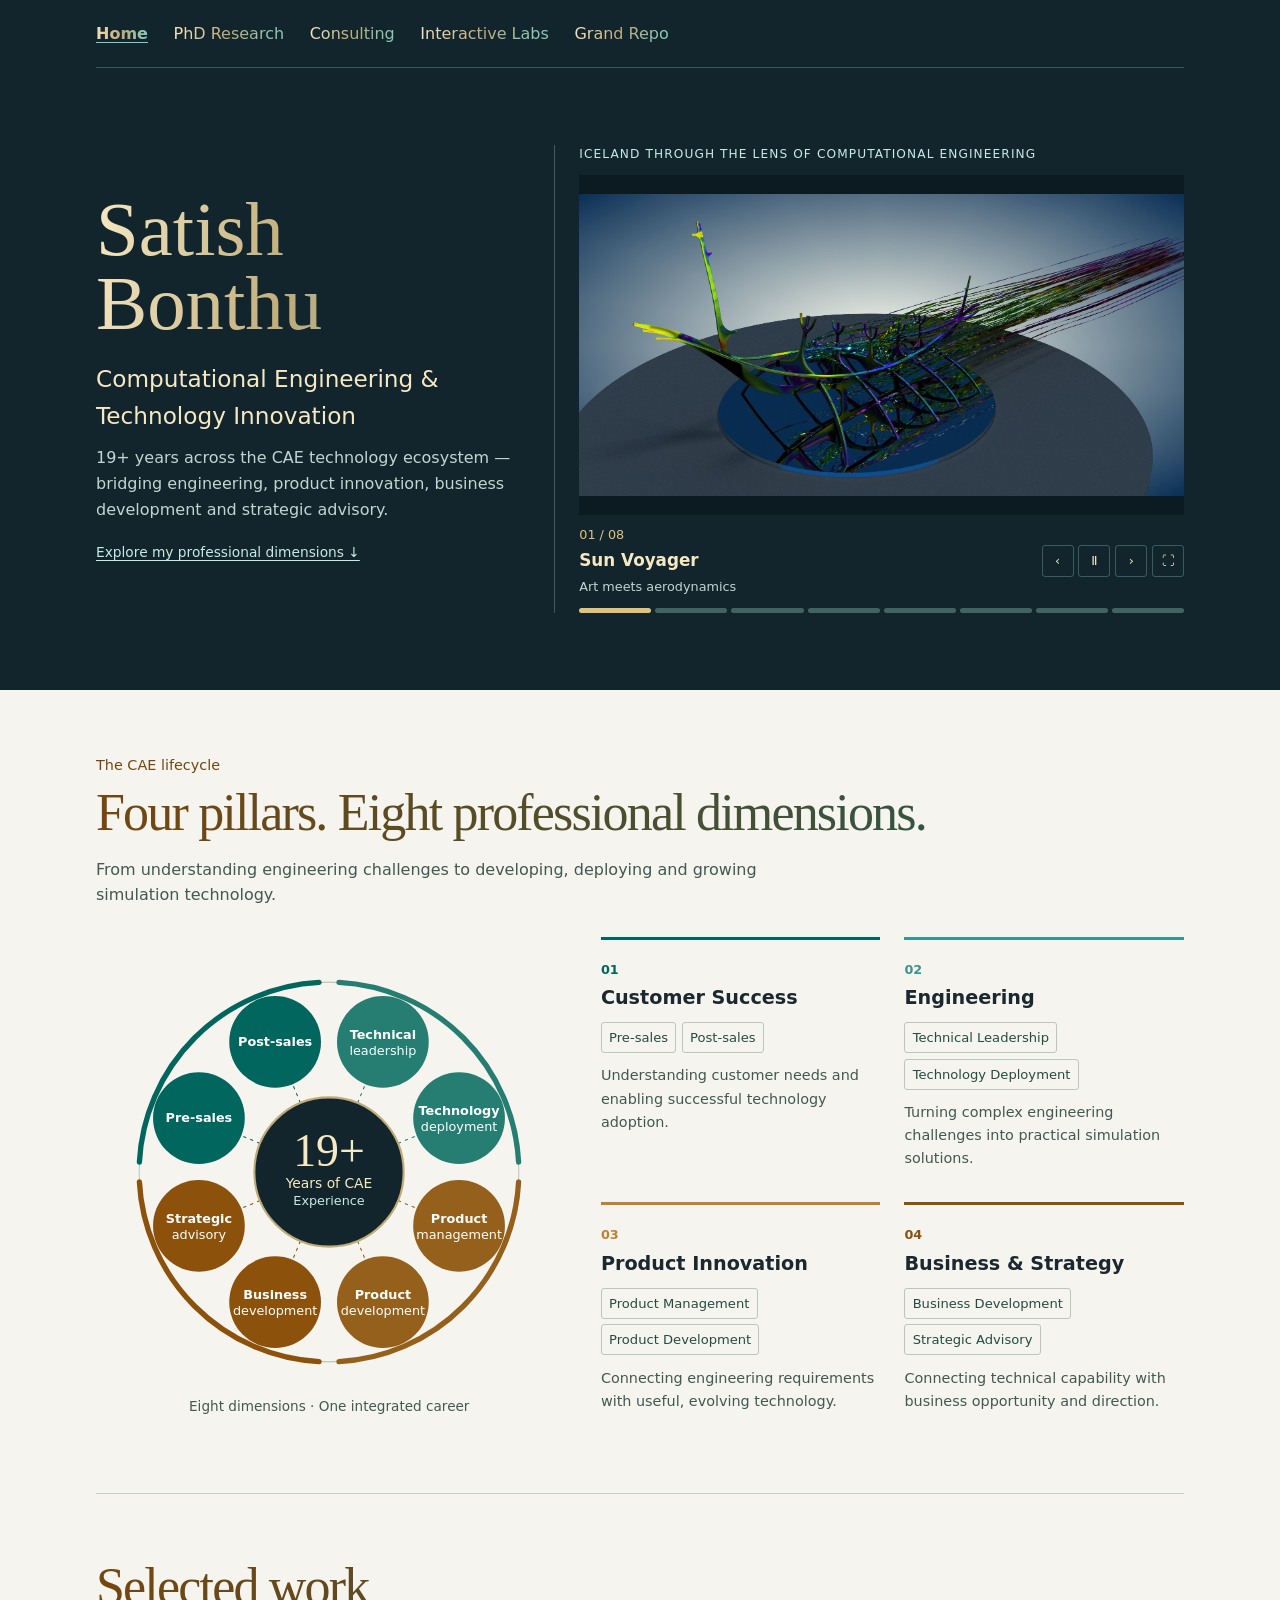
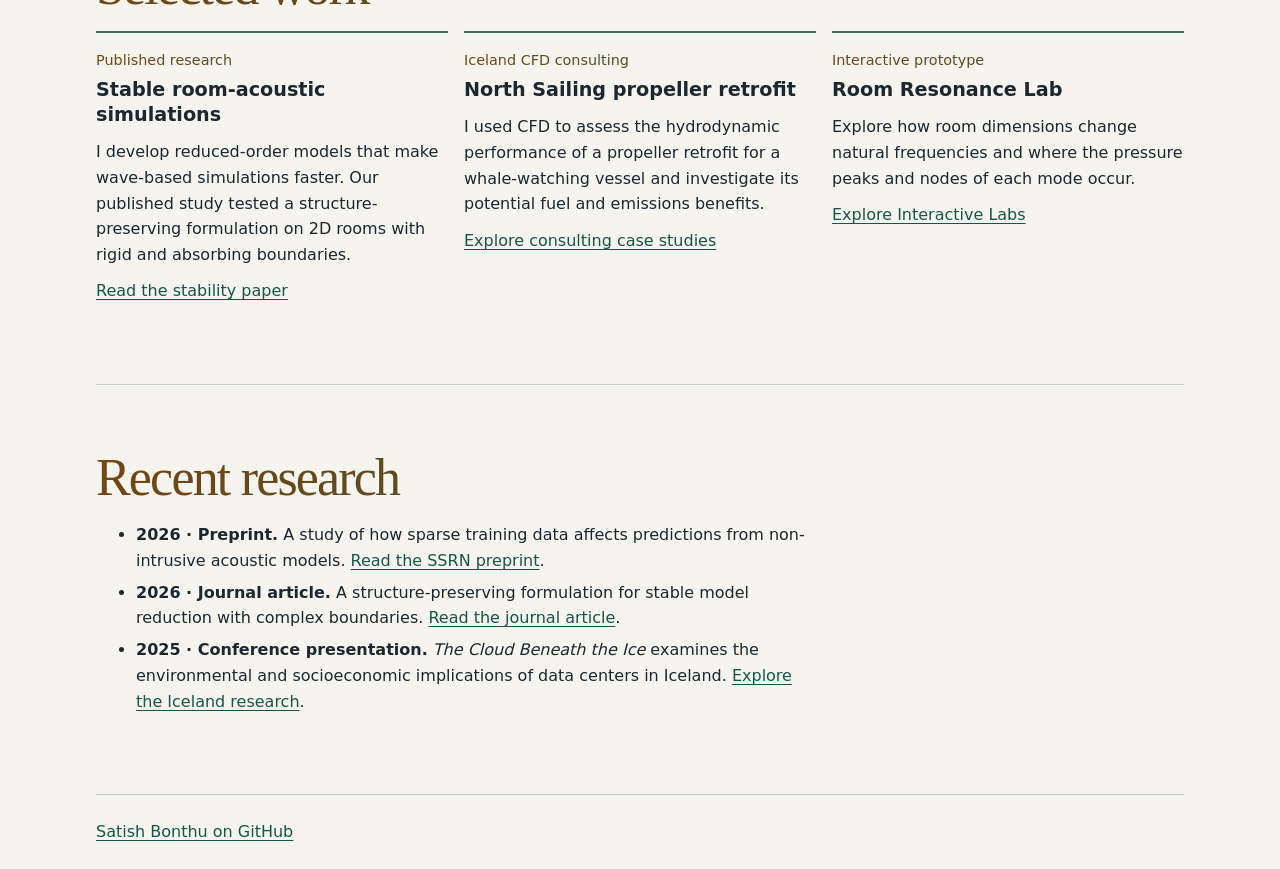
<file: index.html>
<!DOCTYPE html>
<html lang="en">
<head>
  <meta charset="UTF-8">
  <meta name="viewport" content="width=device-width, initial-scale=1">
  <meta name="description" content="Satish Bonthu — 19+ years across computational engineering, CAE technology, product innovation and strategic advisory.">
  <title>Satish Bonthu | Computational Engineering &amp; Technology Innovation</title>
  <link rel="stylesheet" href="portfolio.css?v=field-notes">
  <style>
    .voyager-intro .hero-summary {max-width:43ch}
    .pillar-lead {max-width:65ch;color:#405952;margin-bottom:1.8rem}
    .pillar-layout {display:grid;grid-template-columns:minmax(0,1fr) minmax(0,3fr);gap:2rem;align-items:center}
    .pillar-core {aspect-ratio:1;max-width:15rem;width:100%;margin:auto;border-radius:50%;background:#12252c;color:#f6e8c3;border:2px solid #bfab79;outline:1px solid #80a89d;outline-offset:7px;display:flex;flex-direction:column;align-items:center;justify-content:center;text-align:center;padding:1rem}
    .pillar-core strong {font:clamp(3rem,6vw,5rem)/1 Georgia,serif}
    .pillar-core span {max-width:15ch;font-size:.9rem}
    .pillar-core small {color:#c7eae5;margin-top:.5rem}
    .pillar-grid {display:grid;grid-template-columns:repeat(2,minmax(0,1fr));gap:1rem 1.5rem}
    .pillar {--pillar:#01665e;background:transparent;border:0;border-top:3px solid var(--pillar);padding:1rem 0}
    .pillar-1 {--pillar:#35978f}.pillar-2 {--pillar:#bf812d}.pillar-3 {--pillar:#8c510a}
    .pillar-number {color:var(--pillar);font-size:.8rem;font-weight:700}
    .pillar h3 {margin:.3rem 0 .7rem}
    .pillar-dimensions {display:flex;flex-wrap:wrap;gap:.35rem}
    .pillar-dimensions span {border:1px solid #b9c8be;border-radius:3px;padding:.25rem .45rem;font-size:.82rem;color:#234c43}
    .pillar p {font-size:.9rem;color:#405952}
    @media(max-width:44rem){.pillar-layout{grid-template-columns:1fr}.pillar-core{max-width:11rem}.pillar-grid{gap:1rem}}
    @media(max-width:25rem){.pillar-grid{grid-template-columns:1fr}}
  .pillar-layout {grid-template-columns:minmax(0, 1fr) minmax(0, 1.25fr);gap:clamp(1rem,3vw,2.5rem)}
.pillar-wheel {margin:0;min-width:0;text-align:center}
.pillar-wheel svg {display:block;width:100%;max-width:28rem;margin:auto;height:auto}
.pillar-wheel figcaption {font-size:.85rem;color:#405952}
@media(max-width:48rem){.pillar-layout{grid-template-columns:1fr}.pillar-wheel svg{max-width:25rem}}
</style>
<style>
.cinema-kicker{font-size:.76rem;letter-spacing:.09em;text-transform:uppercase;color:#c7eae5;margin:0 0 .65rem}
.cinema-stage{position:relative;aspect-ratio:16/9;background:#0c1b21;overflow:hidden;display:grid;place-items:center}
.cinema-stage img,.cinema-stage video{position:absolute;inset:0;width:100%;height:100%;object-fit:contain;opacity:1;transition:opacity .65s ease}
.cinema figcaption{display:flex;justify-content:space-between;align-items:center;gap:.5rem;text-align:left}
.cinema-caption{display:grid;gap:.15rem}.cinema-caption strong{font-size:1.05rem;color:#f6e8c3}.cinema-caption span:first-child{color:#dfc27d;font-variant-numeric:tabular-nums}
.cinema-controls{display:flex;gap:.3rem}.cinema-controls[hidden]{display:none}
.cinema button{background:transparent;border:1px solid #80cdc155;color:#f6e8c3;border-radius:3px;cursor:pointer;min-width:2rem;min-height:2rem;font:inherit}
.cinema button:focus-visible{outline:2px solid #dfc27d;outline-offset:3px}
.cinema-progress{display:flex;gap:4px;margin-top:.7rem}.cinema-progress button{flex:1;min-width:0;min-height:5px;height:5px;padding:0;background:#416461;border:0}.cinema-progress button[aria-current=true]{background:#dfc27d}
@media(prefers-reduced-motion:reduce){.cinema-stage img,.cinema-stage video{transition:none}}
</style></head>
<body class="portfolio-home">
  <header class="voyager-header">
    <nav class="wrap" aria-label="Portfolio">
      <a href="index.html" target="_blank" rel="noopener" aria-current="page">Home</a>
      <a href="research/index.html" target="_blank" rel="noopener">PhD Research</a>
      <a href="consulting/index.html" target="_blank" rel="noopener">Consulting</a>
      <a href="interactive-labs/index.html" target="_blank" rel="noopener">Interactive Labs</a>
      <a href="career-archive/index.html" target="_blank" rel="noopener">Grand Repo</a>
    </nav>
    <div class="wrap voyager-stage">
      <div class="voyager-intro">
        <h1>Satish Bonthu</h1>
        <p class="intro">Computational Engineering &amp; Technology Innovation</p>
        <p class="hero-summary">19+ years across the CAE technology ecosystem — bridging engineering, product innovation, business development and strategic advisory.</p>
        <a class="affiliation" href="#professional-pillars">Explore my professional dimensions ↓</a>
      </div>
      <figure class="voyager-figure cinema" aria-label="Iceland through the lens of computational engineering">
<p class="cinema-kicker">Iceland through the lens of computational engineering</p>
<div class="cinema-stage" id="cinema-stage"><img src="images/sun-voyager.jpg?v=2" alt="CFD streamlines around Sun Voyager" fetchpriority="high"></div>
<figcaption><div class="cinema-caption"><span id="cinema-count">01 / 08</span><strong id="cinema-title">Sun Voyager</strong><span id="cinema-sub">Art meets aerodynamics</span></div><div class="cinema-controls" hidden><button type="button" id="cinema-prev" aria-label="Previous project">‹</button><button type="button" id="cinema-play" aria-label="Pause slideshow">Ⅱ</button><button type="button" id="cinema-next" aria-label="Next project">›</button><button type="button" id="cinema-full" aria-label="Fullscreen visualization">⛶</button></div></figcaption><div id="cinema-progress" class="cinema-progress"></div></figure>
    </div>
  </header>

  <main class="wrap">
    <section id="professional-pillars" aria-labelledby="pillars-title">
      <p class="category">The CAE lifecycle</p>
      <h2 id="pillars-title">Four pillars. Eight professional dimensions.</h2>
      <p class="pillar-lead">From understanding engineering challenges to developing, deploying and growing simulation technology.</p>
      <div class="pillar-layout">
        <figure class="pillar-wheel"><svg viewBox="0 0 420 420" role="img" aria-labelledby="dna-title dna-desc" xmlns="http://www.w3.org/2000/svg"><title id="dna-title">Eight professional dimensions</title><desc id="dna-desc">Four professional pillars, each with two dimensions, surrounding 19 plus years of engineering experience.</desc><circle cx="210" cy="210" r="178" fill="none" stroke="#b9c8be" stroke-width="1"/><path d="M32.24394281368586 200.684199788756 A178 178 0 0 1 200.68419978875605 32.24394281368586" fill="none" stroke="#01665e" stroke-width="5" stroke-linecap="round"/><path d="M219.31580021124404 32.24394281368586 A178 178 0 0 1 387.75605718631414 200.684199788756" fill="none" stroke="#267d72" stroke-width="5" stroke-linecap="round"/><path d="M387.75605718631414 219.315800211244 A178 178 0 0 1 219.31580021124404 387.75605718631414" fill="none" stroke="#94601b" stroke-width="5" stroke-linecap="round"/><path d="M200.68419978875605 387.75605718631414 A178 178 0 0 1 32.24394281368586 219.315800211244" fill="none" stroke="#8c510a" stroke-width="5" stroke-linecap="round"/><line x1="210" y1="210" x2="88.04790170851015" y2="159.48578692780814" stroke="#01665e" stroke-dasharray="3 4"/><g transform="translate(88.04790170851015 159.48578692780814)"><circle r="43" fill="#01665e"/><text text-anchor="middle" y="4" fill="#fff" font-size="12" font-weight="600">Pre-sales</text></g><line x1="210" y1="210" x2="159.48578692780816" y2="88.04790170851015" stroke="#01665e" stroke-dasharray="3 4"/><g transform="translate(159.48578692780816 88.04790170851015)"><circle r="43" fill="#01665e"/><text text-anchor="middle" y="4" fill="#fff" font-size="12" font-weight="600">Post-sales</text></g><line x1="210" y1="210" x2="260.51421307219186" y2="88.04790170851015" stroke="#267d72" stroke-dasharray="3 4"/><g transform="translate(260.51421307219186 88.04790170851015)"><circle r="43" fill="#267d72"/><text text-anchor="middle" y="-3" fill="#fff" font-size="12" font-weight="600">Technical</text><text text-anchor="middle" y="12" fill="#fff" font-size="12">leadership</text></g><line x1="210" y1="210" x2="331.95209829148985" y2="159.48578692780814" stroke="#267d72" stroke-dasharray="3 4"/><g transform="translate(331.95209829148985 159.48578692780814)"><circle r="43" fill="#267d72"/><text text-anchor="middle" y="-3" fill="#fff" font-size="12" font-weight="600">Technology</text><text text-anchor="middle" y="12" fill="#fff" font-size="12">deployment</text></g><line x1="210" y1="210" x2="331.95209829148985" y2="260.51421307219186" stroke="#94601b" stroke-dasharray="3 4"/><g transform="translate(331.95209829148985 260.51421307219186)"><circle r="43" fill="#94601b"/><text text-anchor="middle" y="-3" fill="#fff" font-size="12" font-weight="600">Product</text><text text-anchor="middle" y="12" fill="#fff" font-size="12">management</text></g><line x1="210" y1="210" x2="260.51421307219186" y2="331.95209829148985" stroke="#94601b" stroke-dasharray="3 4"/><g transform="translate(260.51421307219186 331.95209829148985)"><circle r="43" fill="#94601b"/><text text-anchor="middle" y="-3" fill="#fff" font-size="12" font-weight="600">Product</text><text text-anchor="middle" y="12" fill="#fff" font-size="12">development</text></g><line x1="210" y1="210" x2="159.48578692780816" y2="331.95209829148985" stroke="#8c510a" stroke-dasharray="3 4"/><g transform="translate(159.48578692780816 331.95209829148985)"><circle r="43" fill="#8c510a"/><text text-anchor="middle" y="-3" fill="#fff" font-size="12" font-weight="600">Business</text><text text-anchor="middle" y="12" fill="#fff" font-size="12">development</text></g><line x1="210" y1="210" x2="88.04790170851015" y2="260.51421307219186" stroke="#8c510a" stroke-dasharray="3 4"/><g transform="translate(88.04790170851015 260.51421307219186)"><circle r="43" fill="#8c510a"/><text text-anchor="middle" y="-3" fill="#fff" font-size="12" font-weight="600">Strategic</text><text text-anchor="middle" y="12" fill="#fff" font-size="12">advisory</text></g><circle cx="210" cy="210" r="70" fill="#12252c" stroke="#bfab79" stroke-width="2"/><g text-anchor="middle" fill="#f6e8c3"><text x="210" y="204" font-family="Georgia,serif" font-size="43">19+</text><text x="210" y="225" font-size="13">Years of CAE</text><text x="210" y="241" font-size="12" fill="#c7eae5">Experience</text></g></svg><figcaption>Eight dimensions · One integrated career</figcaption></figure>
        <div class="pillar-grid">
          <article class="pillar pillar-0"><span class="pillar-number">01</span><h3>Customer Success</h3><div class="pillar-dimensions"><span>Pre-sales</span><span>Post-sales</span></div><p>Understanding customer needs and enabling successful technology adoption.</p></article>
          <article class="pillar pillar-1"><span class="pillar-number">02</span><h3>Engineering</h3><div class="pillar-dimensions"><span>Technical Leadership</span><span>Technology Deployment</span></div><p>Turning complex engineering challenges into practical simulation solutions.</p></article>
          <article class="pillar pillar-2"><span class="pillar-number">03</span><h3>Product Innovation</h3><div class="pillar-dimensions"><span>Product Management</span><span>Product Development</span></div><p>Connecting engineering requirements with useful, evolving technology.</p></article>
          <article class="pillar pillar-3"><span class="pillar-number">04</span><h3>Business &amp; Strategy</h3><div class="pillar-dimensions"><span>Business Development</span><span>Strategic Advisory</span></div><p>Connecting technical capability with business opportunity and direction.</p></article>
        </div>
      </div>
    </section>
    <section aria-labelledby="selected-title">
      <h2 id="selected-title">Selected work</h2>
      <div class="cards">
        <article>
          <p class="category">Published research</p>
          <h3>Stable room-acoustic simulations</h3>
          <p>I develop reduced-order models that make wave-based simulations faster. Our published study tested a structure-preserving formulation on 2D rooms with rigid and absorbing boundaries.</p>
          <p><a href="https://doi.org/10.1002/nme.70295" target="_blank" rel="noopener">Read the stability paper</a></p>
        </article>
        <article>
          <p class="category">Iceland CFD consulting</p>
          <h3>North Sailing propeller retrofit</h3>
          <p>I used CFD to assess the hydrodynamic performance of a propeller retrofit for a whale-watching vessel and investigate its potential fuel and emissions benefits.</p>
          <p><a href="consulting/index.html" target="_blank" rel="noopener">Explore consulting case studies</a></p>
        </article>
        <article>
          <p class="category">Interactive prototype</p>
          <h3>Room Resonance Lab</h3>
          <p>Explore how room dimensions change natural frequencies and where the pressure peaks and nodes of each mode occur.</p>
          <p><a href="interactive-labs/index.html" target="_blank" rel="noopener">Explore Interactive Labs</a></p>
        </article>
      </div>
    </section>

    <section aria-labelledby="updates-title">
      <h2 id="updates-title">Recent research</h2>
      <ul class="reading">
        <li><strong>2026 · Preprint.</strong> A study of how sparse training data affects predictions from non-intrusive acoustic models. <a href="https://doi.org/10.2139/ssrn.7412273" target="_blank" rel="noopener">Read the SSRN preprint</a>.</li>
        <li><strong>2026 · Journal article.</strong> A structure-preserving formulation for stable model reduction with complex boundaries. <a href="https://doi.org/10.1002/nme.70295" target="_blank" rel="noopener">Read the journal article</a>.</li>
        <li><strong>2025 · Conference presentation.</strong> <em>The Cloud Beneath the Ice</em> examines the environmental and socioeconomic implications of data centers in Iceland. <a href="iceland-cfd/index.html#related-iceland-research" target="_blank" rel="noopener">Explore the Iceland research</a>.</li>
      </ul>
    </section>

  </main>

  <footer class="wrap">
    <a href="https://github.com/Satish-Bonthu" target="_blank" rel="noopener">Satish Bonthu on GitHub</a>
  </footer>
<script>
(()=>{const all=[["Sun Voyager","Art meets aerodynamics","images/sun-voyager.jpg?v=2"],["North Sailing","Marine hydrodynamics and decarbonization","propeller.png"],["Icelandic Sheep","Unconventional aerodynamics","sheep.jpg"],["Hallgrímskirkja","Architectural aerodynamics","church.mp4"],["Hydram","Cavitation and multiphase flow","hydram.mp4"],["Rúnar’s House","Wind and the built environment","rushflow.mp4"],["The Cloud Beneath the Ice","Environmental impact of digital infrastructure","cable.jpg"],["Sustainable Toilet Ventilation","Indoor air quality and sustainable innovation","ventilation.mp4"]],stage=document.querySelector('#cinema-stage'),controls=document.querySelector('.cinema-controls'),progress=document.querySelector('#cinema-progress'),play=document.querySelector('#cinema-play');let list=[],index=0,timer,token=0,paused=matchMedia('(prefers-reduced-motion: reduce)').matches;const probe=async s=>{if(s===all[0])return true;try{const r=await fetch(s[2],{method:'HEAD'});return r.ok&&!r.headers.get('content-type')?.includes('text/html')}catch{return false}};function schedule(ms=7000){clearTimeout(timer);if(!paused&&!document.hidden&&list.length>1)timer=setTimeout(()=>show(index+1),ms)}function sync(){play.textContent=paused?'▶':'Ⅱ';play.setAttribute('aria-label',paused?'Resume slideshow':'Pause slideshow')}function show(n){clearTimeout(timer);const t=++token;index=(n+list.length)%list.length;const s=list[index],video=s[2].endsWith('.mp4'),el=document.createElement(video?'video':'img');el.style.opacity='0';if(video){el.muted=true;el.playsInline=true;el.preload='metadata';el.loop=true}else el.alt=s[0]+' — CFD visualization';const ready=()=>{if(t!==token){el.remove();return}const old=[...stage.children].filter(x=>x!==el);el.style.opacity='1';old.forEach(x=>{x.style.opacity='0';if(x.tagName==='VIDEO')x.pause();setTimeout(()=>x.remove(),700)});document.querySelector('#cinema-title').textContent=s[0];document.querySelector('#cinema-sub').textContent=s[1];document.querySelector('#cinema-count').textContent=String(index+1).padStart(2,'0')+' / '+String(list.length).padStart(2,'0');[...progress.children].forEach((b,i)=>b.setAttribute('aria-current',String(i===index)));if(video&&!paused)el.play().catch(()=>{});schedule(video?Math.min(20000,Math.max(8000,(el.duration||8)*1000)):7000)};el.addEventListener(video?'loadeddata':'load',ready,{once:true});el.addEventListener('error',()=>{el.remove();if(t===token)schedule(1000)},{once:true});stage.append(el);el.src=s[2]}Promise.all(all.map(probe)).then(ok=>{list=all.filter((_,i)=>ok[i]);document.querySelector('#cinema-count').textContent='01 / '+String(list.length).padStart(2,'0');if(list.length<2)return;controls.hidden=false;list.forEach((s,i)=>{const b=document.createElement('button');b.type='button';b.setAttribute('aria-label',s[0]);b.setAttribute('aria-current',String(i===0));b.onclick=()=>show(i);progress.append(b)});sync();schedule()});document.querySelector('#cinema-prev').onclick=()=>show(index-1);document.querySelector('#cinema-next').onclick=()=>show(index+1);play.onclick=()=>{paused=!paused;sync();stage.querySelectorAll('video').forEach(v=>paused?v.pause():v.play().catch(()=>{}));schedule()};document.querySelector('#cinema-full').onclick=()=>stage.requestFullscreen?.().catch(()=>{});document.addEventListener('visibilitychange',()=>{if(document.hidden){clearTimeout(timer);stage.querySelectorAll('video').forEach(v=>v.pause())}else{if(!paused)stage.querySelectorAll('video').forEach(v=>v.play().catch(()=>{}));schedule()}});})();
</script></body>
</html>
</file>
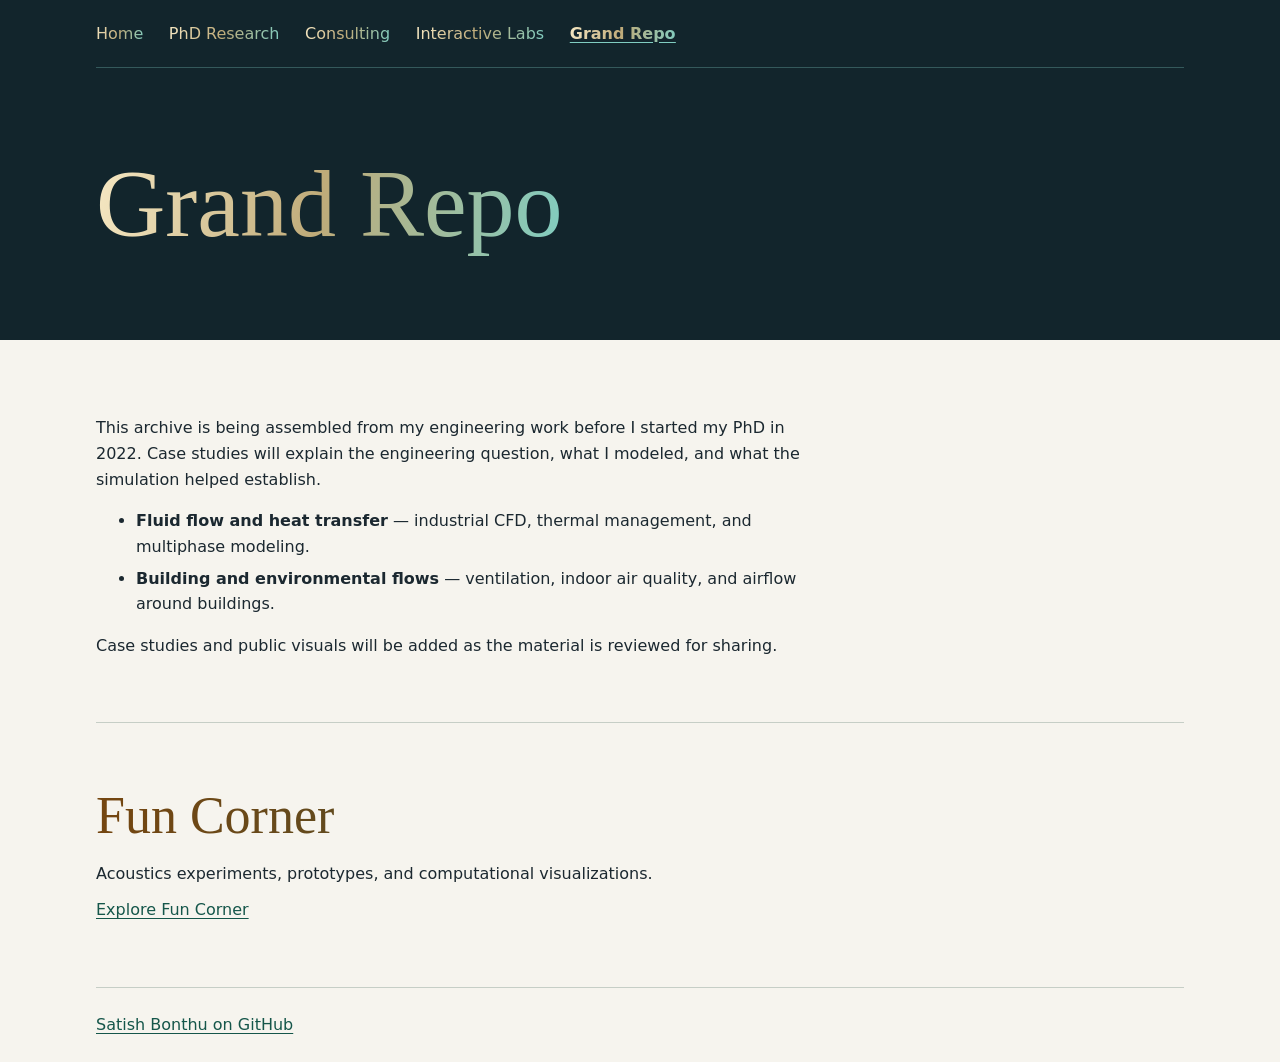
<file: career-archive/index.html>
<!DOCTYPE html>
<html lang="en">
<head>
  <meta charset="UTF-8">
  <meta name="viewport" content="width=device-width, initial-scale=1">
  <meta name="description" content="Simulation case files, technical reports, animations, and professional writing.">
  <title>Grand Repo | Satish Bonthu</title>
  <link rel="stylesheet" href="../portfolio.css?v=field-notes">
</head>
<body>
  <header>
    <nav class="wrap" aria-label="Portfolio">
      <a href="../index.html" target="_blank" rel="noopener">Home</a>
      <a href="../research/index.html" target="_blank" rel="noopener">PhD Research</a>
      <a href="../consulting/index.html" target="_blank" rel="noopener">Consulting</a>
      <a href="../interactive-labs/index.html" target="_blank" rel="noopener">Interactive Labs</a>
      <a href="../career-archive/index.html" target="_blank" rel="noopener" aria-current="page">Grand Repo</a>
    </nav>
    <div class="wrap page-hero"><h1>Grand Repo</h1></div>
  </header>
  <main class="wrap">
    <section id="archive">
      <div class="reading">
        <p>This archive is being assembled from my engineering work before I started my PhD in 2022. Case studies will explain the engineering question, what I modeled, and what the simulation helped establish.</p>
        <ul>
          <li><strong>Fluid flow and heat transfer</strong> — industrial CFD, thermal management, and multiphase modeling.</li>
          <li><strong>Building and environmental flows</strong> — ventilation, indoor air quality, and airflow around buildings.</li>
        </ul>
        <p>Case studies and public visuals will be added as the material is reviewed for sharing.</p>
      </div>
    </section>
    <section aria-labelledby="fun-title">
      <h2 id="fun-title">Fun Corner</h2>
      <p>Acoustics experiments, prototypes, and computational visualizations.</p>
      <p><a href="../fun-projects/index.html" target="_blank" rel="noopener">Explore Fun Corner</a></p>
    </section>
  </main>
  <footer class="wrap">
    <a href="https://github.com/Satish-Bonthu" target="_blank" rel="noopener">Satish Bonthu on GitHub</a>
  </footer>
</body>
</html>
</file>
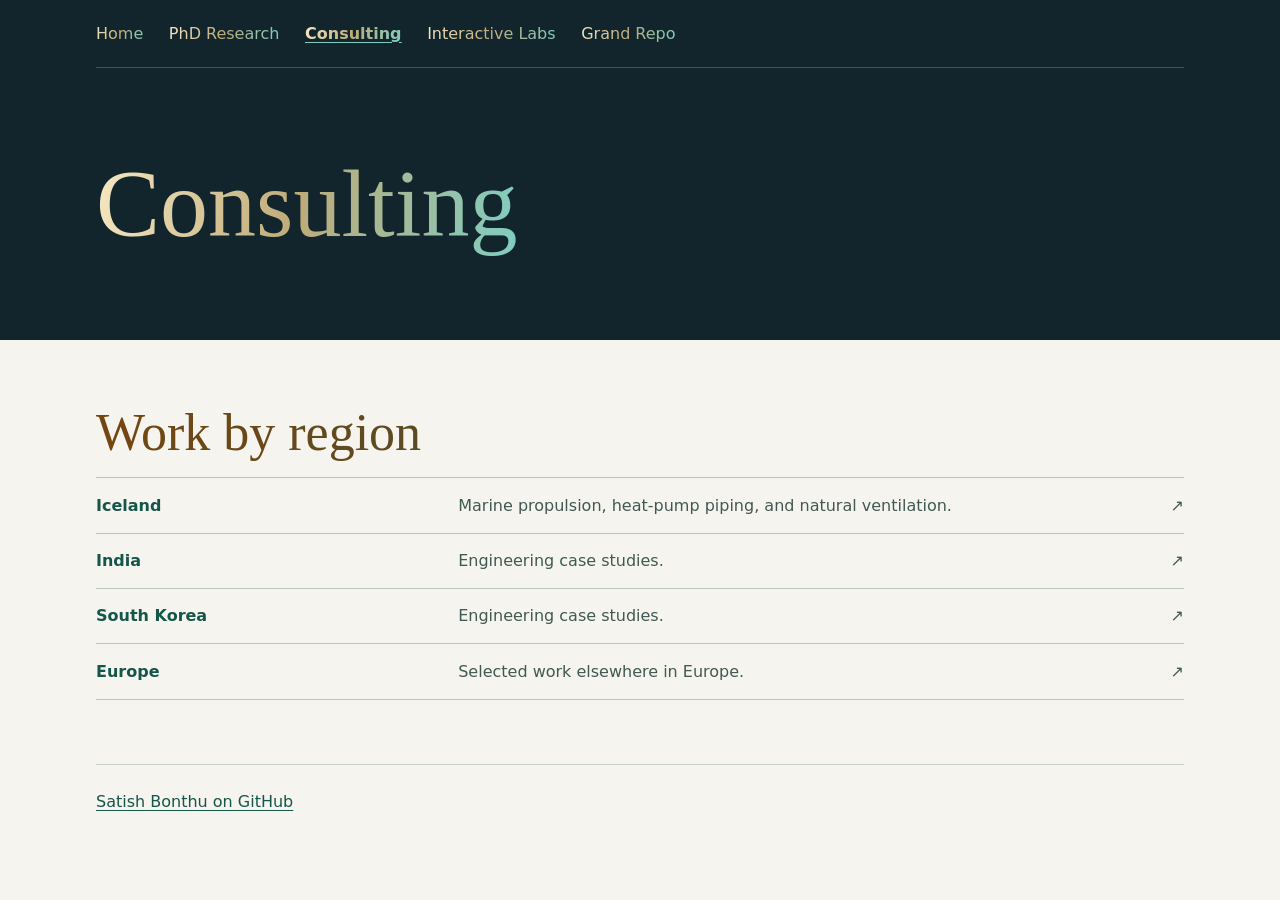
<file: consulting/index.html>
<!DOCTYPE html>
<html lang="en">
<head>
  <meta charset="UTF-8">
  <meta name="viewport" content="width=device-width, initial-scale=1">
  <meta name="description" content="Satish Bonthu’s engineering consulting projects by region.">
  <title>Consulting | Satish Bonthu</title>
  <link rel="stylesheet" href="../portfolio.css?v=field-notes">
</head>
<body>
  <header>
    <nav class="wrap" aria-label="Portfolio">
      <a href="../index.html" target="_blank" rel="noopener">Home</a>
      <a href="../research/index.html" target="_blank" rel="noopener">PhD Research</a>
      <a href="../consulting/index.html" target="_blank" rel="noopener" aria-current="page">Consulting</a>
      <a href="../interactive-labs/index.html" target="_blank" rel="noopener">Interactive Labs</a>
      <a href="../career-archive/index.html" target="_blank" rel="noopener">Grand Repo</a>
    </nav>
    <div class="wrap page-hero"><h1>Consulting</h1></div>
  </header>
  <main class="wrap">
    <section aria-labelledby="regions-title">
      <h2 id="regions-title">Work by region</h2>
      <div class="region-index">
        <a href="../iceland-cfd/index.html" target="_blank" rel="noopener"><strong>Iceland</strong><span>Marine propulsion, heat-pump piping, and natural ventilation.</span><span aria-hidden="true">↗</span></a>
        <a href="../india/index.html" target="_blank" rel="noopener"><strong>India</strong><span>Engineering case studies.</span><span aria-hidden="true">↗</span></a>
        <a href="../south-korea/index.html" target="_blank" rel="noopener"><strong>South Korea</strong><span>Engineering case studies.</span><span aria-hidden="true">↗</span></a>
        <a href="../europe/index.html" target="_blank" rel="noopener"><strong>Europe</strong><span>Selected work elsewhere in Europe.</span><span aria-hidden="true">↗</span></a>
      </div>
    </section>
  </main>
  <footer class="wrap">
    <a href="https://github.com/Satish-Bonthu" target="_blank" rel="noopener">Satish Bonthu on GitHub</a>
  </footer>
</body>
</html>
</file>
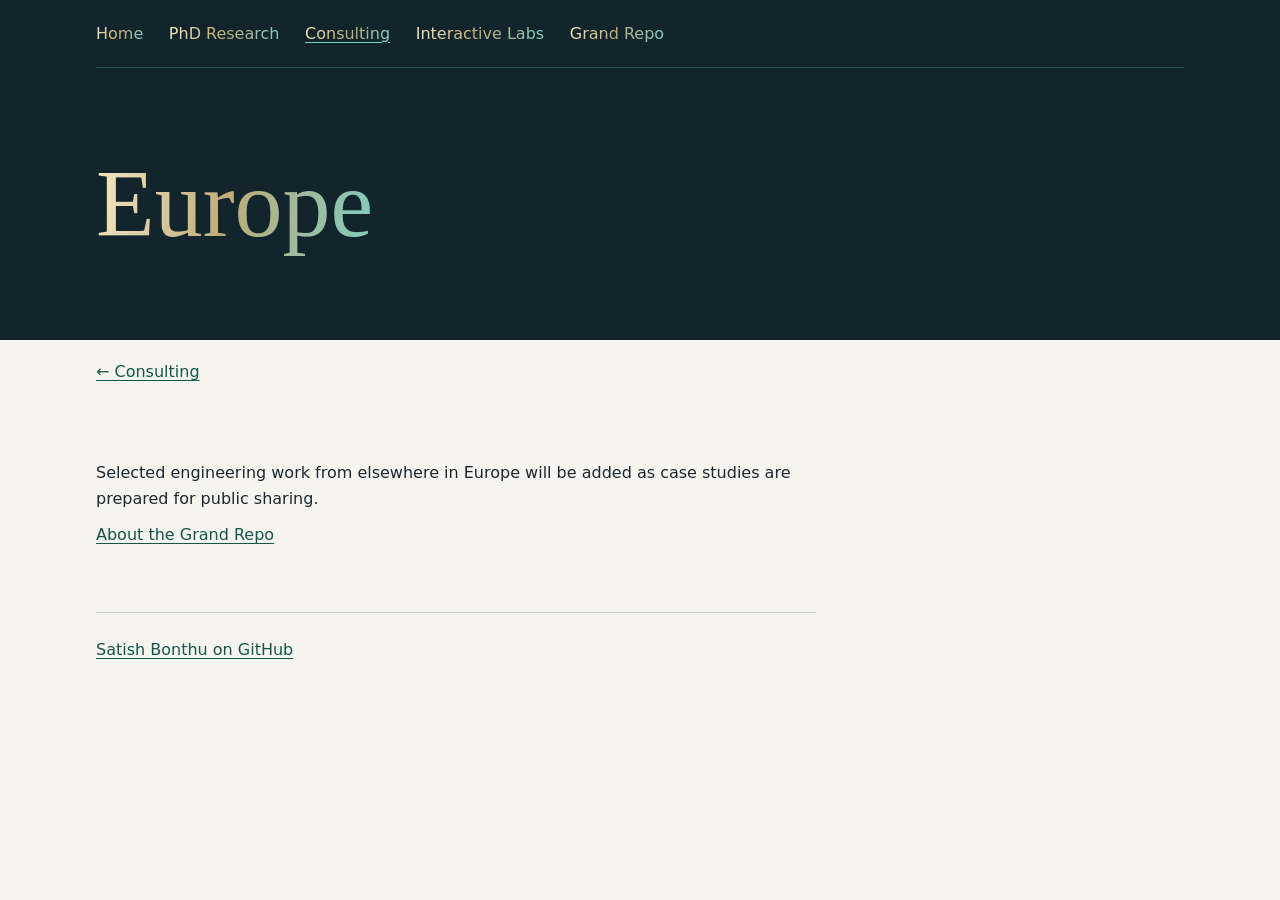
<file: europe/index.html>
<!DOCTYPE html>
<html lang="en">
<head>
  <meta charset="UTF-8">
  <meta name="viewport" content="width=device-width, initial-scale=1">
  <meta name="description" content="Simulation case files, technical reports, animations, and professional writing.">
  <title>Europe | Satish Bonthu</title>
  <link rel="stylesheet" href="../portfolio.css?v=field-notes">
</head>
<body>
  <header>
    <nav class="wrap" aria-label="Portfolio">
      <a href="../index.html" target="_blank" rel="noopener">Home</a>
      <a href="../research/index.html" target="_blank" rel="noopener">PhD Research</a>
      <a href="../consulting/index.html" target="_blank" rel="noopener" aria-current="location">Consulting</a>
      <a href="../interactive-labs/index.html" target="_blank" rel="noopener">Interactive Labs</a>
      <a href="../career-archive/index.html" target="_blank" rel="noopener">Grand Repo</a>
    </nav>
    <div class="wrap page-hero"><h1>Europe</h1></div>
  </header>
  <main class="wrap">
    <p class="section-back"><a href="../consulting/index.html" target="_blank" rel="noopener">← Consulting</a></p>
    <section class="reading">
      <p>Selected engineering work from elsewhere in Europe will be added as case studies are prepared for public sharing.</p>
      <p><a href="../career-archive/index.html" target="_blank" rel="noopener">About the Grand Repo</a></p>
    </section>
  </main>
  <footer class="wrap">
    <a href="https://github.com/Satish-Bonthu" target="_blank" rel="noopener">Satish Bonthu on GitHub</a>
  </footer>
</body>
</html>
</file>
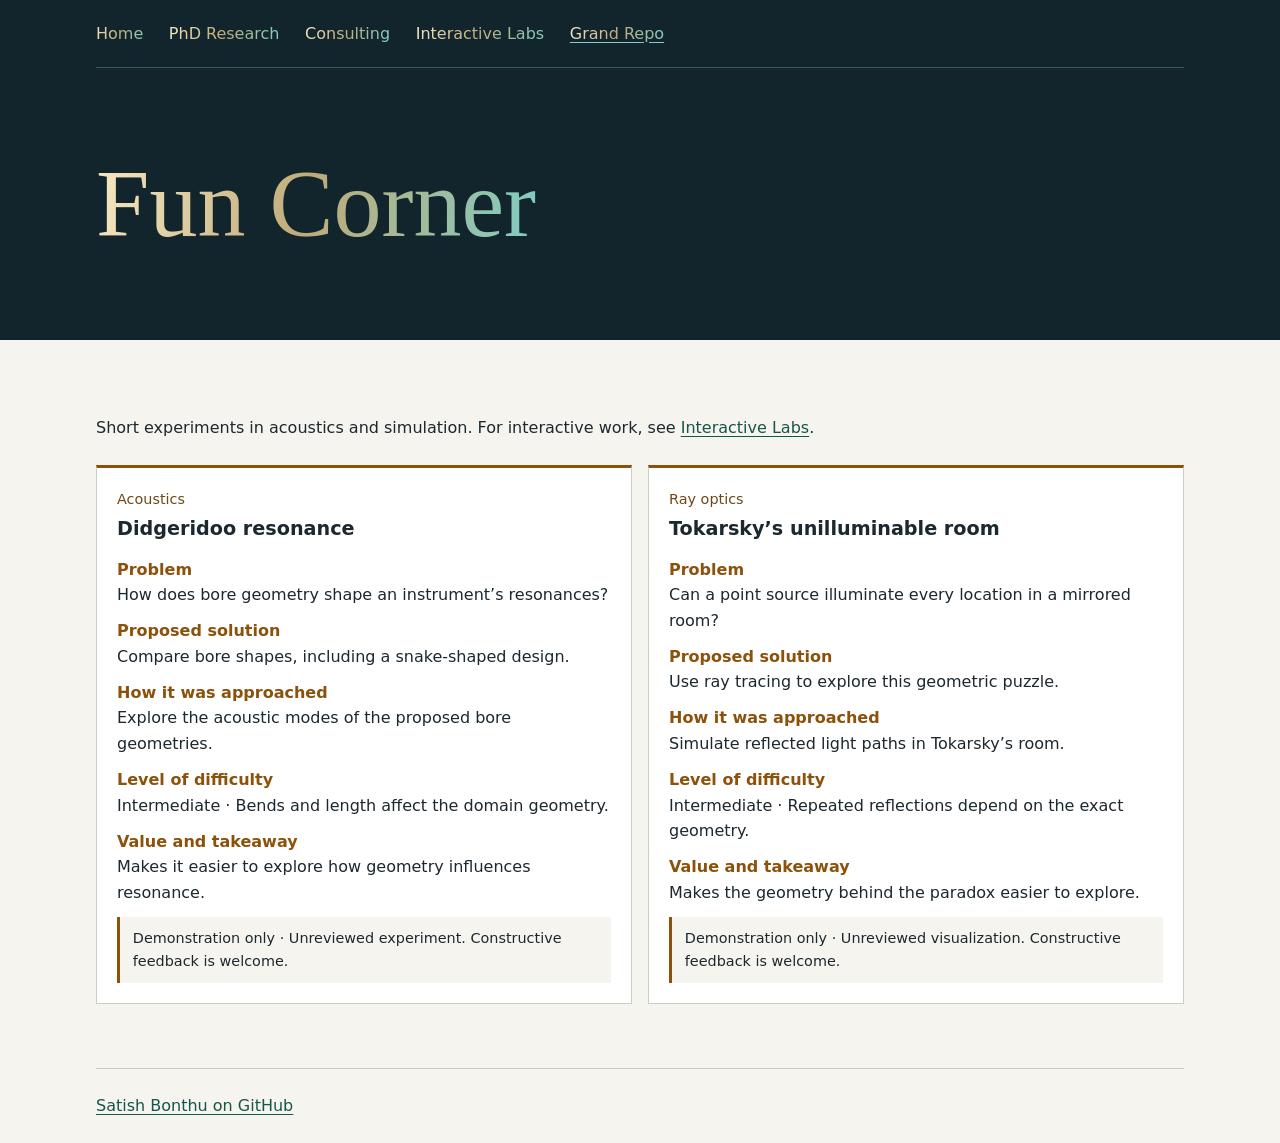
<file: fun-projects/index.html>
<!DOCTYPE html>
<html lang="en">
<head>
  <meta charset="UTF-8">
  <meta name="viewport" content="width=device-width, initial-scale=1">
  <meta name="description" content="Acoustics and ray-tracing experiments, from didgeridoo bores to mirrored rooms.">
  <title>Fun Corner | Satish Bonthu</title>
  <link rel="stylesheet" href="../portfolio.css?v=field-notes">
</head>
<body>
  <header>
    <nav class="wrap" aria-label="Portfolio">
      <a href="../index.html" target="_blank" rel="noopener">Home</a>
      <a href="../research/index.html" target="_blank" rel="noopener">PhD Research</a>
      <a href="../consulting/index.html" target="_blank" rel="noopener">Consulting</a>
      <a href="../interactive-labs/index.html" target="_blank" rel="noopener">Interactive Labs</a>
      <a href="../career-archive/index.html" target="_blank" rel="noopener" aria-current="location">Grand Repo</a>
    </nav>
    <div class="wrap page-hero"><h1>Fun Corner</h1></div>
  </header>
  <main class="wrap">
    <section id="fun">
      <div class="reading"><p>Short experiments in acoustics and simulation. For interactive work, see <a href="../interactive-labs/index.html" target="_blank" rel="noopener">Interactive Labs</a>.</p></div>
      <div class="cards">
        <article>
          <p class="category">Acoustics</p>
          <h3>Didgeridoo resonance</h3>
          <dl class="case-details">
            <dt>Problem</dt>
            <dd>How does bore geometry shape an instrument’s resonances?</dd>
            <dt>Proposed solution</dt>
            <dd>Compare bore shapes, including a snake-shaped design.</dd>
            <dt>How it was approached</dt>
            <dd>Explore the acoustic modes of the proposed bore geometries.</dd>
            <dt>Level of difficulty</dt>
            <dd>Intermediate · Bends and length affect the domain geometry.</dd>
            <dt>Value and takeaway</dt>
            <dd>Makes it easier to explore how geometry influences resonance.</dd>
          </dl>
          <p class="case-status">Demonstration only · Unreviewed experiment. Constructive feedback is welcome.</p>
        </article>
        <article>
          <p class="category">Ray optics</p>
          <h3>Tokarsky’s unilluminable room</h3>
          <dl class="case-details">
            <dt>Problem</dt>
            <dd>Can a point source illuminate every location in a mirrored room?</dd>
            <dt>Proposed solution</dt>
            <dd>Use ray tracing to explore this geometric puzzle.</dd>
            <dt>How it was approached</dt>
            <dd>Simulate reflected light paths in Tokarsky’s room.</dd>
            <dt>Level of difficulty</dt>
            <dd>Intermediate · Repeated reflections depend on the exact geometry.</dd>
            <dt>Value and takeaway</dt>
            <dd>Makes the geometry behind the paradox easier to explore.</dd>
          </dl>
          <p class="case-status">Demonstration only · Unreviewed visualization. Constructive feedback is welcome.</p>
        </article>
      </div>
    </section>
  </main>
  <footer class="wrap">
    <a href="https://github.com/Satish-Bonthu" target="_blank" rel="noopener">Satish Bonthu on GitHub</a>
  </footer>
</body>
</html>
</file>
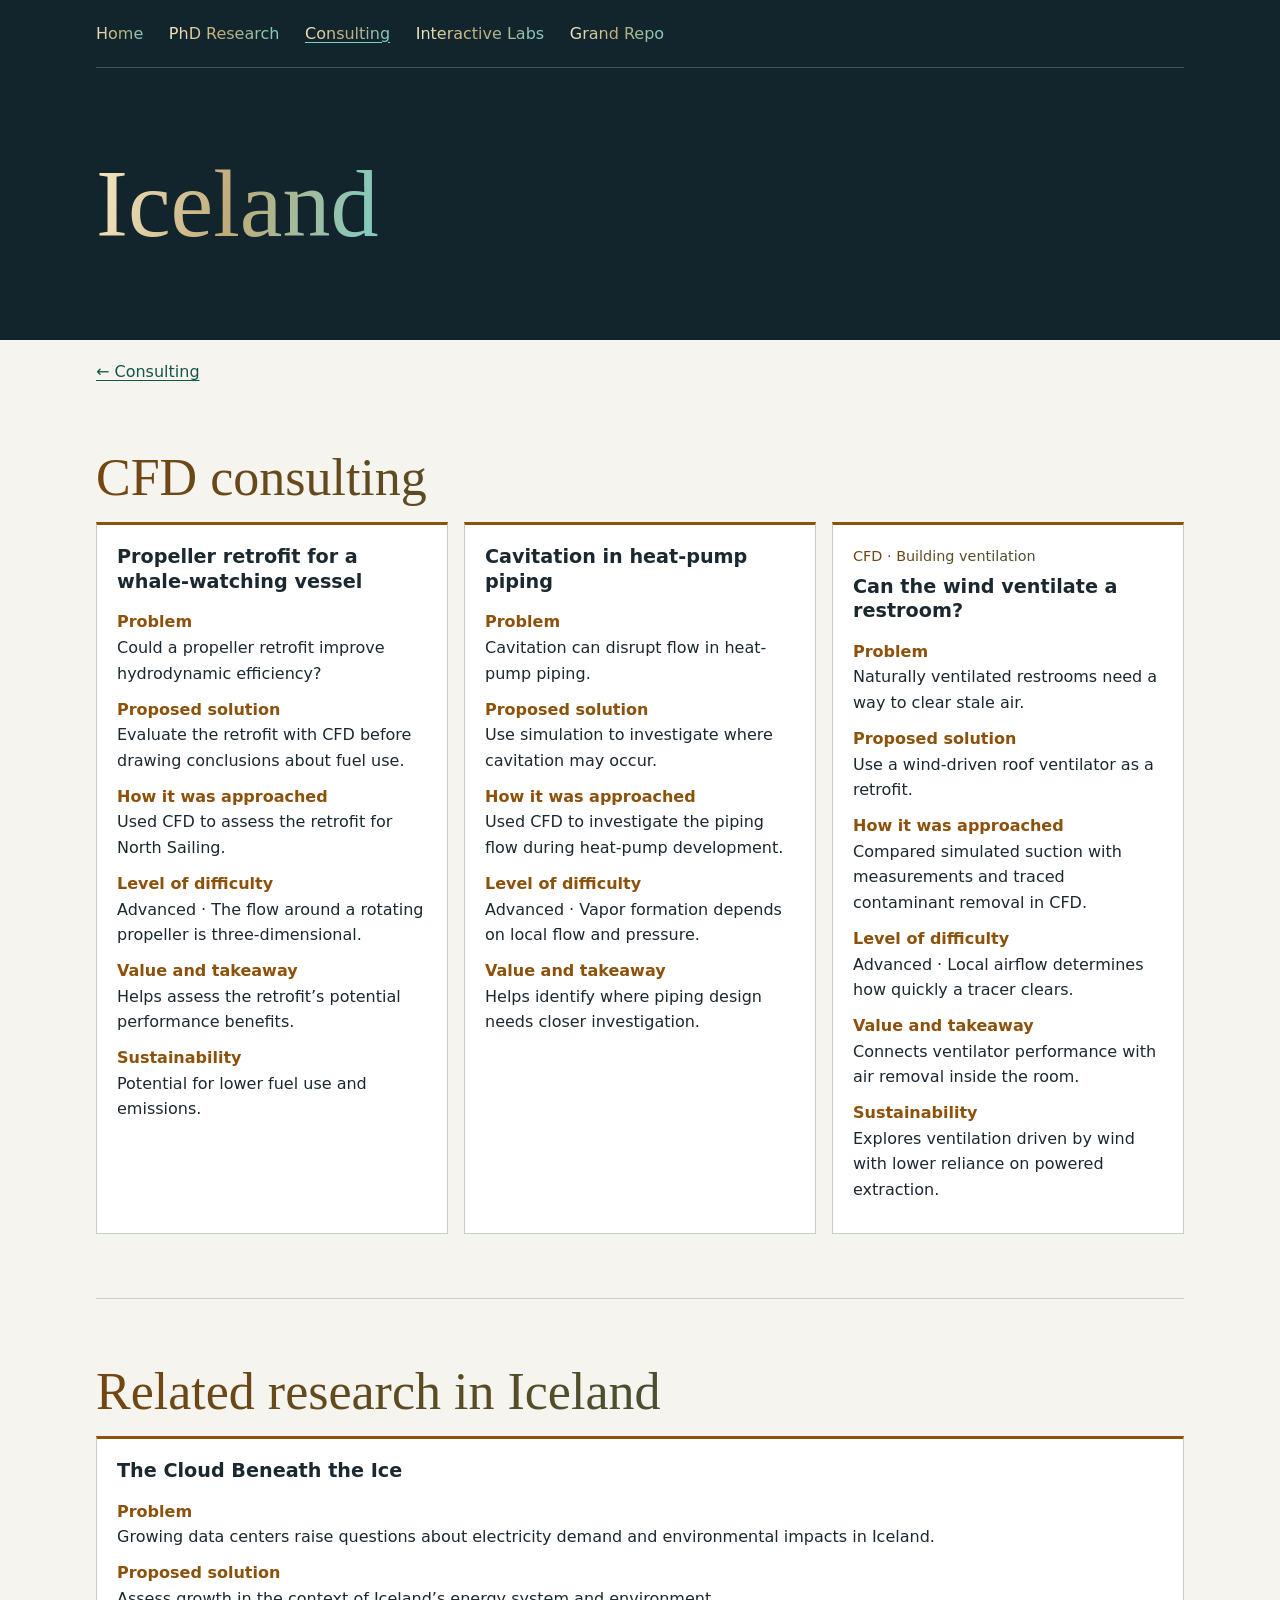
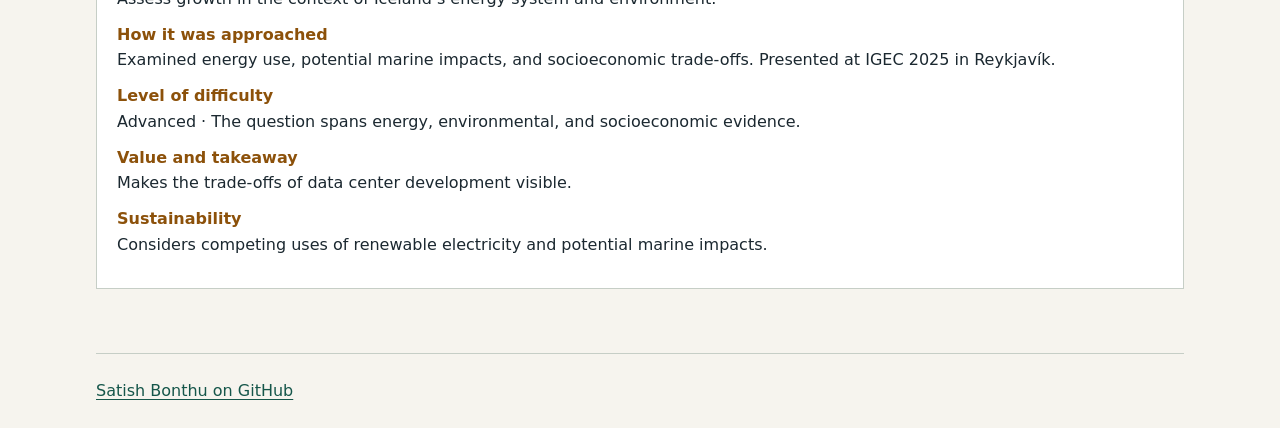
<file: iceland-cfd/index.html>
<!DOCTYPE html>
<html lang="en">
<head>
  <meta charset="UTF-8">
  <meta name="viewport" content="width=device-width, initial-scale=1">
  <meta name="description" content="Applied CFD for marine propulsion, heat-pump piping, and natural ventilation.">
  <title>Iceland | Satish Bonthu</title>
  <link rel="stylesheet" href="../portfolio.css?v=field-notes">
</head>
<body>
  <header>
    <nav class="wrap" aria-label="Portfolio">
      <a href="../index.html" target="_blank" rel="noopener">Home</a>
      <a href="../research/index.html" target="_blank" rel="noopener">PhD Research</a>
      <a href="../consulting/index.html" target="_blank" rel="noopener" aria-current="location">Consulting</a>
      <a href="../interactive-labs/index.html" target="_blank" rel="noopener">Interactive Labs</a>
      <a href="../career-archive/index.html" target="_blank" rel="noopener">Grand Repo</a>
    </nav>
    <div class="wrap page-hero"><h1>Iceland</h1></div>
  </header>
  <main class="wrap">
    <p class="section-back"><a href="../consulting/index.html" target="_blank" rel="noopener">← Consulting</a></p>
    <section id="engineering">
      <h2>CFD consulting</h2>
      <div class="cards">
        <article>
          <h3>Propeller retrofit for a whale-watching vessel</h3>
          <dl class="case-details">
            <dt>Problem</dt>
            <dd>Could a propeller retrofit improve hydrodynamic efficiency?</dd>
            <dt>Proposed solution</dt>
            <dd>Evaluate the retrofit with CFD before drawing conclusions about fuel use.</dd>
            <dt>How it was approached</dt>
            <dd>Used CFD to assess the retrofit for North Sailing.</dd>
            <dt>Level of difficulty</dt>
            <dd>Advanced · The flow around a rotating propeller is three-dimensional.</dd>
            <dt>Value and takeaway</dt>
            <dd>Helps assess the retrofit’s potential performance benefits.</dd>
            <dt>Sustainability</dt>
            <dd>Potential for lower fuel use and emissions.</dd>
          </dl>
        </article>
        <article>
          <h3>Cavitation in heat-pump piping</h3>
          <dl class="case-details">
            <dt>Problem</dt>
            <dd>Cavitation can disrupt flow in heat-pump piping.</dd>
            <dt>Proposed solution</dt>
            <dd>Use simulation to investigate where cavitation may occur.</dd>
            <dt>How it was approached</dt>
            <dd>Used CFD to investigate the piping flow during heat-pump development.</dd>
            <dt>Level of difficulty</dt>
            <dd>Advanced · Vapor formation depends on local flow and pressure.</dd>
            <dt>Value and takeaway</dt>
            <dd>Helps identify where piping design needs closer investigation.</dd>
          </dl>
        </article>
        <article>
          <p class="category">CFD · Building ventilation</p>
          <h3>Can the wind ventilate a restroom?</h3>
          <dl class="case-details">
            <dt>Problem</dt>
            <dd>Naturally ventilated restrooms need a way to clear stale air.</dd>
            <dt>Proposed solution</dt>
            <dd>Use a wind-driven roof ventilator as a retrofit.</dd>
            <dt>How it was approached</dt>
            <dd>Compared simulated suction with measurements and traced contaminant removal in CFD.</dd>
            <dt>Level of difficulty</dt>
            <dd>Advanced · Local airflow determines how quickly a tracer clears.</dd>
            <dt>Value and takeaway</dt>
            <dd>Connects ventilator performance with air removal inside the room.</dd>
            <dt>Sustainability</dt>
            <dd>Explores ventilation driven by wind with lower reliance on powered extraction.</dd>
          </dl>
        </article>
      </div>
    </section>
    <section aria-labelledby="related-iceland-research">
      <h2 id="related-iceland-research">Related research in Iceland</h2>
      <div class="cards">
        <article>
          <h3>The Cloud Beneath the Ice</h3>
          <dl class="case-details">
            <dt>Problem</dt>
            <dd>Growing data centers raise questions about electricity demand and environmental impacts in Iceland.</dd>
            <dt>Proposed solution</dt>
            <dd>Assess growth in the context of Iceland’s energy system and environment.</dd>
            <dt>How it was approached</dt>
            <dd>Examined energy use, potential marine impacts, and socioeconomic trade-offs. Presented at IGEC 2025 in Reykjavík.</dd>
            <dt>Level of difficulty</dt>
            <dd>Advanced · The question spans energy, environmental, and socioeconomic evidence.</dd>
            <dt>Value and takeaway</dt>
            <dd>Makes the trade-offs of data center development visible.</dd>
            <dt>Sustainability</dt>
            <dd>Considers competing uses of renewable electricity and potential marine impacts.</dd>
          </dl>
        </article>
      </div>
    </section>
  </main>
  <footer class="wrap">
    <a href="https://github.com/Satish-Bonthu" target="_blank" rel="noopener">Satish Bonthu on GitHub</a>
  </footer>
</body>
</html>
</file>
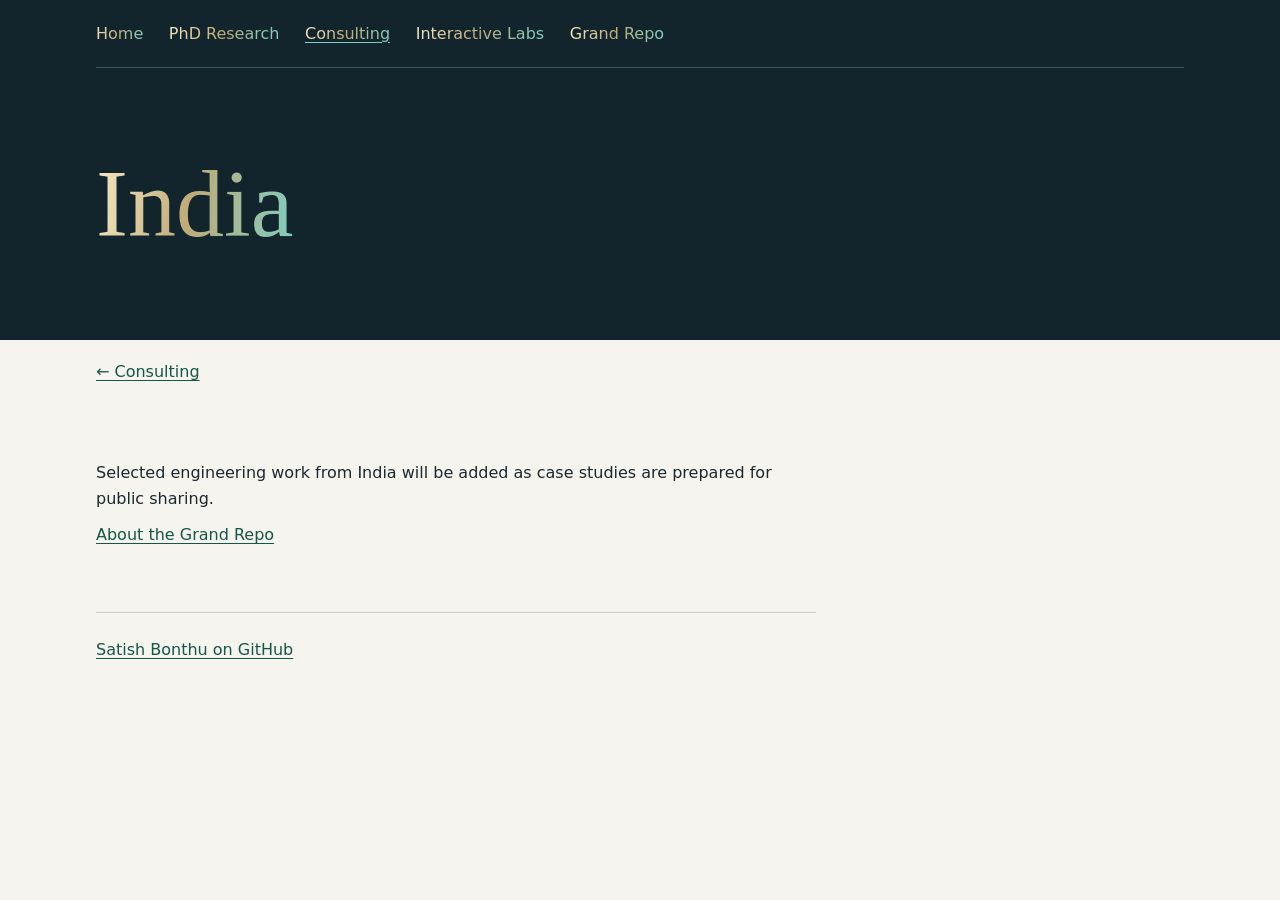
<file: india/index.html>
<!DOCTYPE html>
<html lang="en">
<head>
  <meta charset="UTF-8">
  <meta name="viewport" content="width=device-width, initial-scale=1">
  <meta name="description" content="Simulation case files, technical reports, animations, and professional writing.">
  <title>India | Satish Bonthu</title>
  <link rel="stylesheet" href="../portfolio.css?v=field-notes">
</head>
<body>
  <header>
    <nav class="wrap" aria-label="Portfolio">
      <a href="../index.html" target="_blank" rel="noopener">Home</a>
      <a href="../research/index.html" target="_blank" rel="noopener">PhD Research</a>
      <a href="../consulting/index.html" target="_blank" rel="noopener" aria-current="location">Consulting</a>
      <a href="../interactive-labs/index.html" target="_blank" rel="noopener">Interactive Labs</a>
      <a href="../career-archive/index.html" target="_blank" rel="noopener">Grand Repo</a>
    </nav>
    <div class="wrap page-hero"><h1>India</h1></div>
  </header>
  <main class="wrap">
    <p class="section-back"><a href="../consulting/index.html" target="_blank" rel="noopener">← Consulting</a></p>
    <section class="reading">
      <p>Selected engineering work from India will be added as case studies are prepared for public sharing.</p>
      <p><a href="../career-archive/index.html" target="_blank" rel="noopener">About the Grand Repo</a></p>
    </section>
  </main>
  <footer class="wrap">
    <a href="https://github.com/Satish-Bonthu" target="_blank" rel="noopener">Satish Bonthu on GitHub</a>
  </footer>
</body>
</html>
</file>
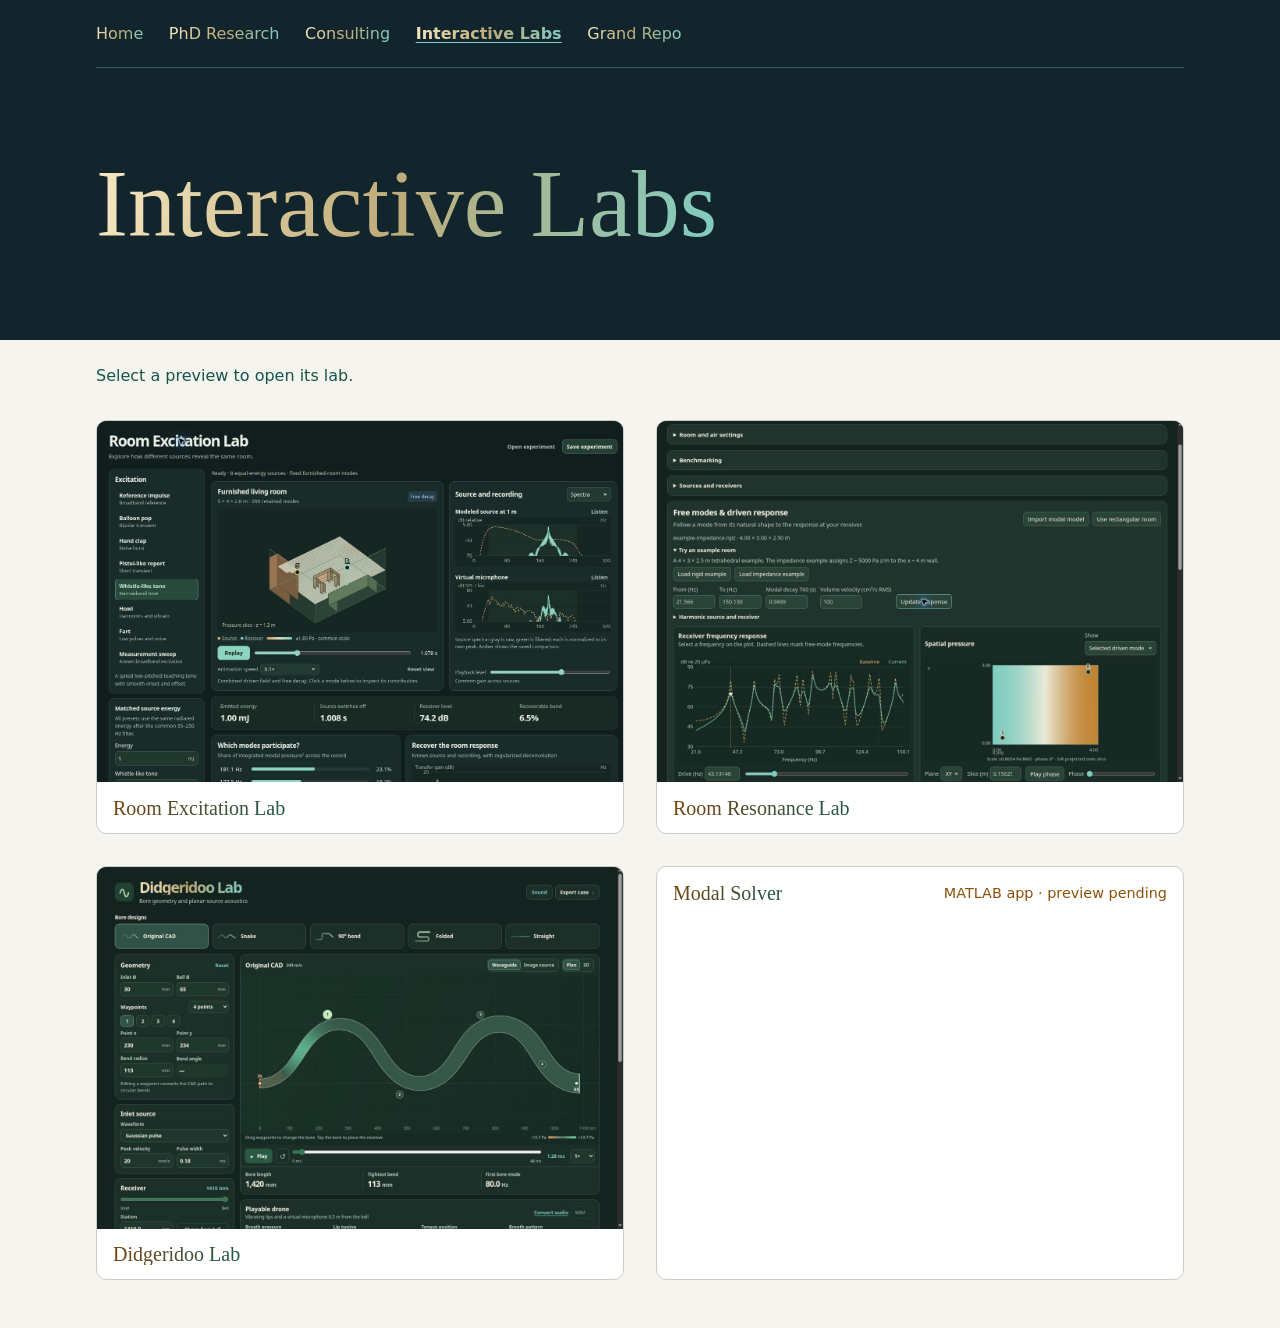
<file: interactive-labs/index.html>
<!DOCTYPE html>
<html lang="en">
<head>
  <meta charset="UTF-8">
  <meta name="viewport" content="width=device-width, initial-scale=1">
  <meta name="description" content="Explore interactive computational acoustics demonstrations.">
  <title>Interactive Labs | Satish Bonthu</title>
  <link rel="stylesheet" href="../portfolio.css?v=field-notes">
  <style>
    .gallery { display:grid; grid-template-columns:repeat(auto-fit,minmax(min(100%,26rem),1fr)); gap:clamp(1rem,3vw,2rem); padding-block:2rem 3rem; }
    .gallery article { padding:0; border:1px solid #c6cec6; overflow:hidden; border-radius:.65rem; }
    .gallery img { width:100%; aspect-ratio:1348 / 926; object-fit:cover; object-position:top; display:block; background:#132521; }
    .gallery .caption { padding:.9rem 1rem; display:flex; align-items:center; justify-content:space-between; gap:.75rem; }
    .gallery article > a { display:block; }
    .gallery article > a:hover img { filter:brightness(1.1); }
    .gallery article > a:focus-visible { outline-offset:-4px; }
    .gallery h2 { font-size:1.25rem; margin:0; }
    .gallery-note { margin:1.4rem auto 0; color:#15564a; }
    .gallery .unavailable { color:var(--brand-brown); font-size:.9rem; }
  </style>
</head>
<body>
  <header>
    <nav class="wrap" aria-label="Portfolio">
      <a href="../index.html" target="_blank" rel="noopener">Home</a>
      <a href="../research/index.html" target="_blank" rel="noopener">PhD Research</a>
      <a href="../consulting/index.html" target="_blank" rel="noopener">Consulting</a>
      <a href="../interactive-labs/index.html" target="_blank" rel="noopener" aria-current="page">Interactive Labs</a>
      <a href="../career-archive/index.html" target="_blank" rel="noopener">Grand Repo</a>
    </nav>
    <div class="wrap page-hero"><h1>Interactive Labs</h1></div>
  </header>
  <p class="wrap gallery-note">Select a preview to open its lab.</p>
  <main class="wrap gallery" aria-label="Lab previews">
    <article>
      <a href="https://labs.preciouscompute.com/room-excitation/" target="_blank" rel="noopener" aria-label="Launch Room Excitation Lab"><img src="media/room-excitation-card.jpg" alt="Screenshot of the furnished room and excitation dashboard" loading="lazy"></a>
      <div class="caption">
        <h2>Room Excitation Lab</h2>
      </div>
    </article>
    <article>
      <a href="https://labs.preciouscompute.com/room-resonance/" target="_blank" rel="noopener" aria-label="Launch Room Resonance Lab"><img src="media/room-resonance-preview.jpg" alt="Screenshot of the driven response and spatial pressure visualization" loading="lazy"></a>
      <div class="caption">
        <h2>Room Resonance Lab</h2>
      </div>
    </article>
    <article>
      <a href="https://labs.preciouscompute.com/didgeridoo/" target="_blank" rel="noopener" aria-label="Launch Didgeridoo Lab"><img src="media/didgeridoo-green.jpg" alt="Didgeridoo Lab dashboard showing the bore geometry, source controls and pressure view" loading="lazy"></a>
      <div class="caption">
        <h2>Didgeridoo Lab</h2>
      </div>
    </article>
    <article>

      <div class="caption">
        <h2>Modal Solver</h2>
        <span class="unavailable">MATLAB app · preview pending</span>
      </div>
    </article>
  </main>
</body>
</html>
</file>
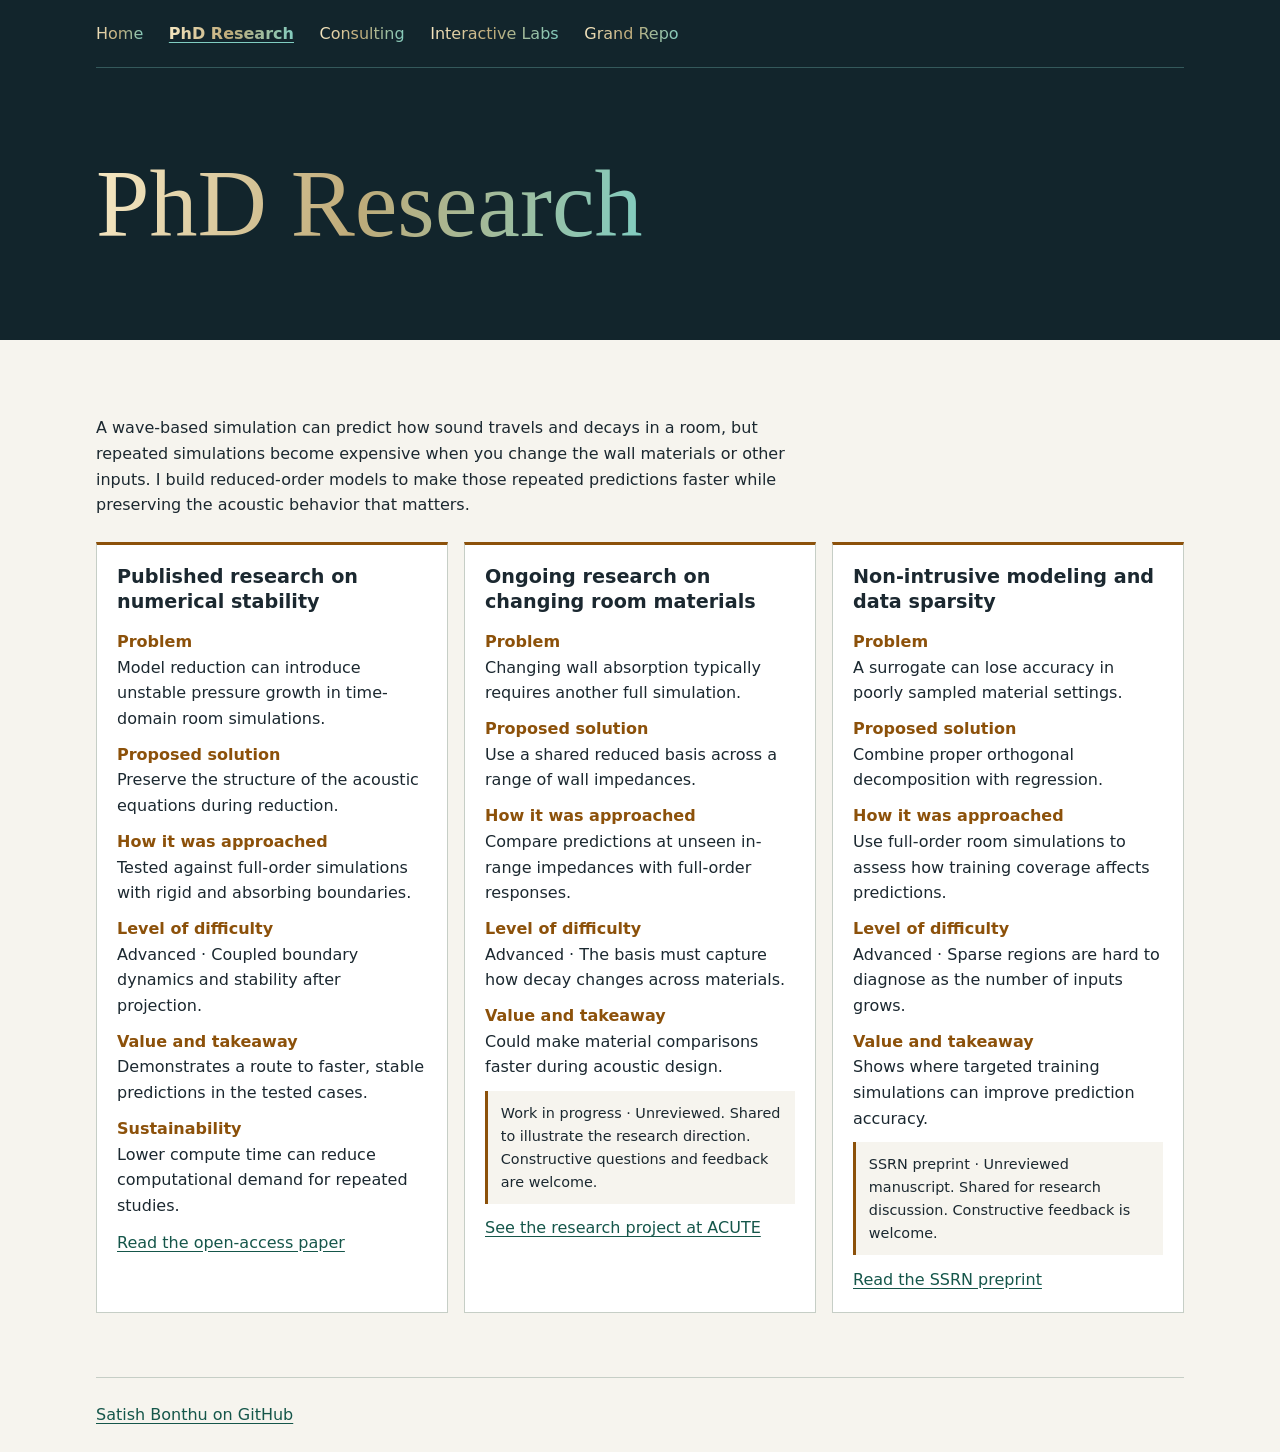
<file: research/index.html>
<!DOCTYPE html>
<html lang="en">
<head>
  <meta charset="UTF-8">
  <meta name="viewport" content="width=device-width, initial-scale=1">
  <meta name="description" content="Stable and efficient reduced-order models for wave-based room acoustics.">
  <title>PhD Research | Satish Bonthu</title>
  <link rel="stylesheet" href="../portfolio.css?v=field-notes">
</head>
<body>
  <header>
    <nav class="wrap" aria-label="Portfolio">
      <a href="../index.html" target="_blank" rel="noopener">Home</a>
      <a href="../research/index.html" target="_blank" rel="noopener" aria-current="page">PhD Research</a>
      <a href="../consulting/index.html" target="_blank" rel="noopener">Consulting</a>
      <a href="../interactive-labs/index.html" target="_blank" rel="noopener">Interactive Labs</a>
      <a href="../career-archive/index.html" target="_blank" rel="noopener">Grand Repo</a>
    </nav>
    <div class="wrap page-hero"><h1>PhD Research</h1></div>
  </header>
  <main class="wrap">
    <section id="research">
      <div class="reading">
        <p>A wave-based simulation can predict how sound travels and decays in a room, but repeated simulations become expensive when you change the wall materials or other inputs. I build reduced-order models to make those repeated predictions faster while preserving the acoustic behavior that matters.</p>
      </div>
      <div class="cards">
        <article>
          <h3>Published research on numerical stability</h3>
          <dl class="case-details">
            <dt>Problem</dt>
            <dd>Model reduction can introduce unstable pressure growth in time-domain room simulations.</dd>
            <dt>Proposed solution</dt>
            <dd>Preserve the structure of the acoustic equations during reduction.</dd>
            <dt>How it was approached</dt>
            <dd>Tested against full-order simulations with rigid and absorbing boundaries.</dd>
            <dt>Level of difficulty</dt>
            <dd>Advanced · Coupled boundary dynamics and stability after projection.</dd>
            <dt>Value and takeaway</dt>
            <dd>Demonstrates a route to faster, stable predictions in the tested cases.</dd>
            <dt>Sustainability</dt>
            <dd>Lower compute time can reduce computational demand for repeated studies.</dd>
          </dl>
          <p><a href="https://doi.org/10.1002/nme.70295" target="_blank" rel="noopener">Read the open-access paper</a></p>
        </article>
        <article>
          <h3>Ongoing research on changing room materials</h3>
          <dl class="case-details">
            <dt>Problem</dt>
            <dd>Changing wall absorption typically requires another full simulation.</dd>
            <dt>Proposed solution</dt>
            <dd>Use a shared reduced basis across a range of wall impedances.</dd>
            <dt>How it was approached</dt>
            <dd>Compare predictions at unseen in-range impedances with full-order responses.</dd>
            <dt>Level of difficulty</dt>
            <dd>Advanced · The basis must capture how decay changes across materials.</dd>
            <dt>Value and takeaway</dt>
            <dd>Could make material comparisons faster during acoustic design.</dd>
          </dl>
          <p class="case-status">Work in progress · Unreviewed. Shared to illustrate the research direction. Constructive questions and feedback are welcome.</p>
          <p><a href="https://acute.hi.is/projects/reduced-order-modeling-rom-of-room-acoustic-simulations/" target="_blank" rel="noopener">See the research project at ACUTE</a></p>
        </article>
        <article>
          <h3>Non-intrusive modeling and data sparsity</h3>
          <dl class="case-details">
            <dt>Problem</dt>
            <dd>A surrogate can lose accuracy in poorly sampled material settings.</dd>
            <dt>Proposed solution</dt>
            <dd>Combine proper orthogonal decomposition with regression.</dd>
            <dt>How it was approached</dt>
            <dd>Use full-order room simulations to assess how training coverage affects predictions.</dd>
            <dt>Level of difficulty</dt>
            <dd>Advanced · Sparse regions are hard to diagnose as the number of inputs grows.</dd>
            <dt>Value and takeaway</dt>
            <dd>Shows where targeted training simulations can improve prediction accuracy.</dd>
          </dl>
          <p class="case-status">SSRN preprint · Unreviewed manuscript. Shared for research discussion. Constructive feedback is welcome.</p>
          <p><a href="https://doi.org/10.2139/ssrn.7412273" target="_blank" rel="noopener">Read the SSRN preprint</a></p>
        </article>
      </div>
    </section>
  </main>
  <footer class="wrap">
    <a href="https://github.com/Satish-Bonthu" target="_blank" rel="noopener">Satish Bonthu on GitHub</a>
  </footer>
</body>
</html>
</file>
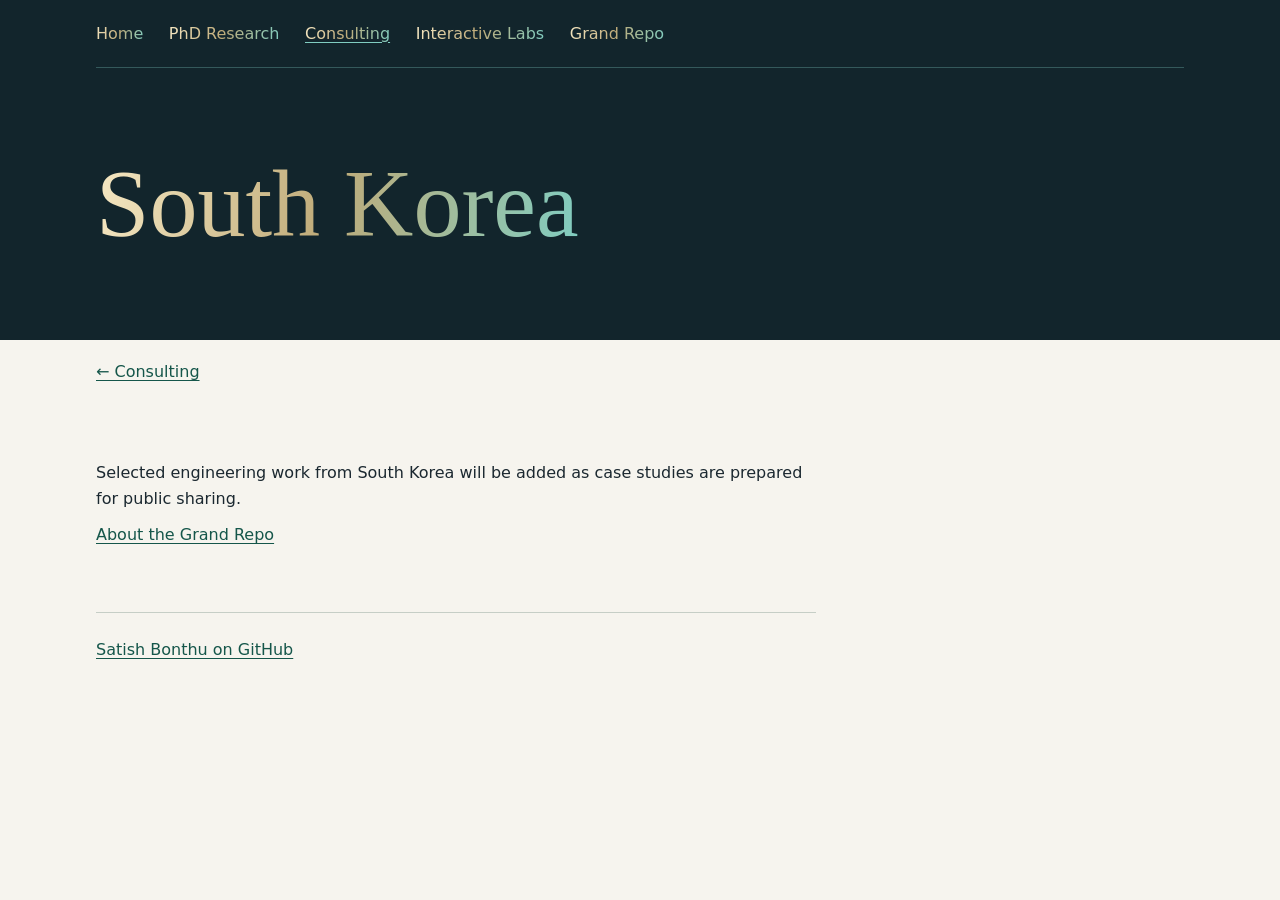
<file: south-korea/index.html>
<!DOCTYPE html>
<html lang="en">
<head>
  <meta charset="UTF-8">
  <meta name="viewport" content="width=device-width, initial-scale=1">
  <meta name="description" content="Simulation case files, technical reports, animations, and professional writing.">
  <title>South Korea | Satish Bonthu</title>
  <link rel="stylesheet" href="../portfolio.css?v=field-notes">
</head>
<body>
  <header>
    <nav class="wrap" aria-label="Portfolio">
      <a href="../index.html" target="_blank" rel="noopener">Home</a>
      <a href="../research/index.html" target="_blank" rel="noopener">PhD Research</a>
      <a href="../consulting/index.html" target="_blank" rel="noopener" aria-current="location">Consulting</a>
      <a href="../interactive-labs/index.html" target="_blank" rel="noopener">Interactive Labs</a>
      <a href="../career-archive/index.html" target="_blank" rel="noopener">Grand Repo</a>
    </nav>
    <div class="wrap page-hero"><h1>South Korea</h1></div>
  </header>
  <main class="wrap">
    <p class="section-back"><a href="../consulting/index.html" target="_blank" rel="noopener">← Consulting</a></p>
    <section class="reading">
      <p>Selected engineering work from South Korea will be added as case studies are prepared for public sharing.</p>
      <p><a href="../career-archive/index.html" target="_blank" rel="noopener">About the Grand Repo</a></p>
    </section>
  </main>
  <footer class="wrap">
    <a href="https://github.com/Satish-Bonthu" target="_blank" rel="noopener">Satish Bonthu on GitHub</a>
  </footer>
</body>
</html>
</file>
<file: portfolio.css>
:root {
  --brand-teal: #003c30;
  --brand-brown: #8c510a;
  --brand-ivory: #f6f4ee;
  --brand-mint: #c7eae5;
 color-scheme: light; background: var(--brand-ivory); color: #1b2830; font: 100%/1.6 system-ui, sans-serif; }
* { box-sizing: border-box; }
body { margin: 0; }
.wrap { width: min(68rem, calc(100% - 3rem)); margin-inline: auto; }
header { background: var(--brand-teal); color: var(--brand-ivory); }
header a { color: var(--brand-mint); }
a { color: #15564a; text-underline-offset: .2em; }
a:focus-visible { outline: 2px solid currentColor; outline-offset: 5px; }
nav { padding-block: 1.1rem; border-bottom: 1px solid #5ab4ac; }
nav a { display: inline-block; margin-right: 1.25rem; }
.hero { padding-block: clamp(3rem, 9vw, 7rem); }
.location { color: var(--brand-mint); }
h1, h2 { font-family: Georgia, serif; font-weight: normal; line-height: 1.1; }
h1 { font-size: clamp(3rem, 9vw, 6rem); margin: .2em 0; }
h2 { font-size: clamp(2rem, 5vw, 3.25rem); margin: 0 0 1rem; }
h3 { font-size: 1.2rem; line-height: 1.3; margin: 0; }
p { margin: .7rem 0 0; }
.intro { max-width: 43rem; font-size: clamp(1.15rem, 3vw, 1.45rem); }
main section { padding-block: clamp(2.4rem, 6vw, 4rem); border-bottom: 1px solid #c6cec6; }
.cards { display: grid; grid-template-columns: repeat(auto-fit, minmax(min(100%, 18rem), 1fr)); gap: 1rem; }
article { background: #fff; border: 1px solid #c6cec6; border-top: 3px solid var(--brand-brown); padding: 1.25rem; }
.reading { max-width: 45rem; }
.reading + .cards { margin-top: 1.5rem; }
.category { color: var(--brand-brown); font-size: .9rem; margin: 0 0 .4rem; }
li + li { margin-top: .4rem; }
footer { padding-block: 1.5rem; }
nav a[aria-current='page'] { font-weight: 700; }
.page-hero { padding-block: clamp(2rem, 5vw, 4rem); }
.directory a { color: inherit; }

.case-details { margin: .9rem 0 0; }
.case-details dt { font-weight: 700; color: var(--brand-brown); }
.case-details dd { margin: 0 0 .65rem; }
.case-status { padding: .65rem .8rem; border-left: 3px solid var(--brand-brown); background: var(--brand-ivory); font-size: .9rem; }
nav a[aria-current='page'] { text-decoration-thickness: .15em; }

.lab-list { display: grid; gap: 1rem; margin-block: 1.5rem 2rem; }
.lab-card { display: grid; grid-template-columns: 1fr; gap: .85rem; }
.lab-card h2 { font-size: clamp(1.65rem, 4vw, 2.35rem); margin-bottom: .25rem; }
.lab-actions { display: flex; align-items: center; flex-wrap: wrap; gap: .6rem 1rem; }
.lab-launch { background: var(--brand-teal); color: var(--brand-ivory); padding: .42rem .75rem; border-radius: .25rem; }
.lab-card summary { cursor: pointer; color: var(--brand-brown); font-weight: 700; }

:root {
  --sand-teal: linear-gradient(100deg,#f6e8c3,#bfab79 48%,#80cdc1);
  --ink-gradient: linear-gradient(100deg,#754610,#20584e);
  --night: #12252c;
}
header { background: var(--night); }
header nav { display:flex; flex-wrap:wrap; gap:.45rem 1.6rem; border-color:#80cdc150; }
header nav a { margin:0; text-decoration:none; padding-block:.2rem; color:#e8e5cf; }
header nav a:hover, header nav a[aria-current] { text-decoration:underline; text-decoration-color:#80cdc1; }
.page-hero h1, .voyager-intro h1 { width:fit-content; }
@supports (background-clip: text) {
  header :is(h1, nav a) { background-image:var(--sand-teal); background-clip:text; color:transparent; }
  main :is(h2,.category) { background-image:var(--ink-gradient); background-clip:text; color:transparent; }
}
.voyager-stage { display:grid; grid-template-columns:minmax(0,4fr) minmax(0,6fr); align-items:center; gap:clamp(1rem,3vw,3rem); padding-block:clamp(2rem,6vw,5rem); }
.voyager-intro h1 { font-size:clamp(3.2rem,6vw,6rem); line-height:.96; margin:0; }
.voyager-intro .intro { margin-top:1.2rem; color:#f6e8c3; }
.voyager-intro .hero-summary { max-width:32ch; color:#c1d6d1; }
.voyager-intro .affiliation { display:inline-block; margin-top:1.2rem; font-size:.86rem; }
.voyager-figure { margin:0; border-left:1px solid #80cdc155; padding-left:clamp(.75rem,2vw,1.5rem); }
.voyager-figure img { width:100%; height:auto; display:block; }
.voyager-figure figcaption { color:#c1d6d1; font-size:.8rem; margin-top:.6rem; text-align:right; }
.portfolio-home main section > h2 { letter-spacing:-.035em; }
.portfolio-home main .cards article { background:transparent; border:0; border-top:2px solid #416e61; padding:1rem 0; }
.region-index { border-top:1px solid #b9c8be; }
.region-index a { display:grid; grid-template-columns:minmax(7rem,1fr) 2fr auto; align-items:baseline; gap:.75rem; padding:.9rem 0; border-bottom:1px solid #b9c8be; text-decoration:none; }
.region-index a:hover strong { text-decoration:underline; }
.region-index a span { color:#405952; }
.section-back { margin-top:1.2rem; }
@media (max-width: 44rem) {
  .voyager-stage { grid-template-columns:1fr; gap:1.8rem; }
  .voyager-figure { border-left:0; border-top:1px solid #80cdc155; padding:.8rem 0 0; }
  .region-index a { grid-template-columns:minmax(6.5rem,1fr) 2fr auto; }
}
</file>
